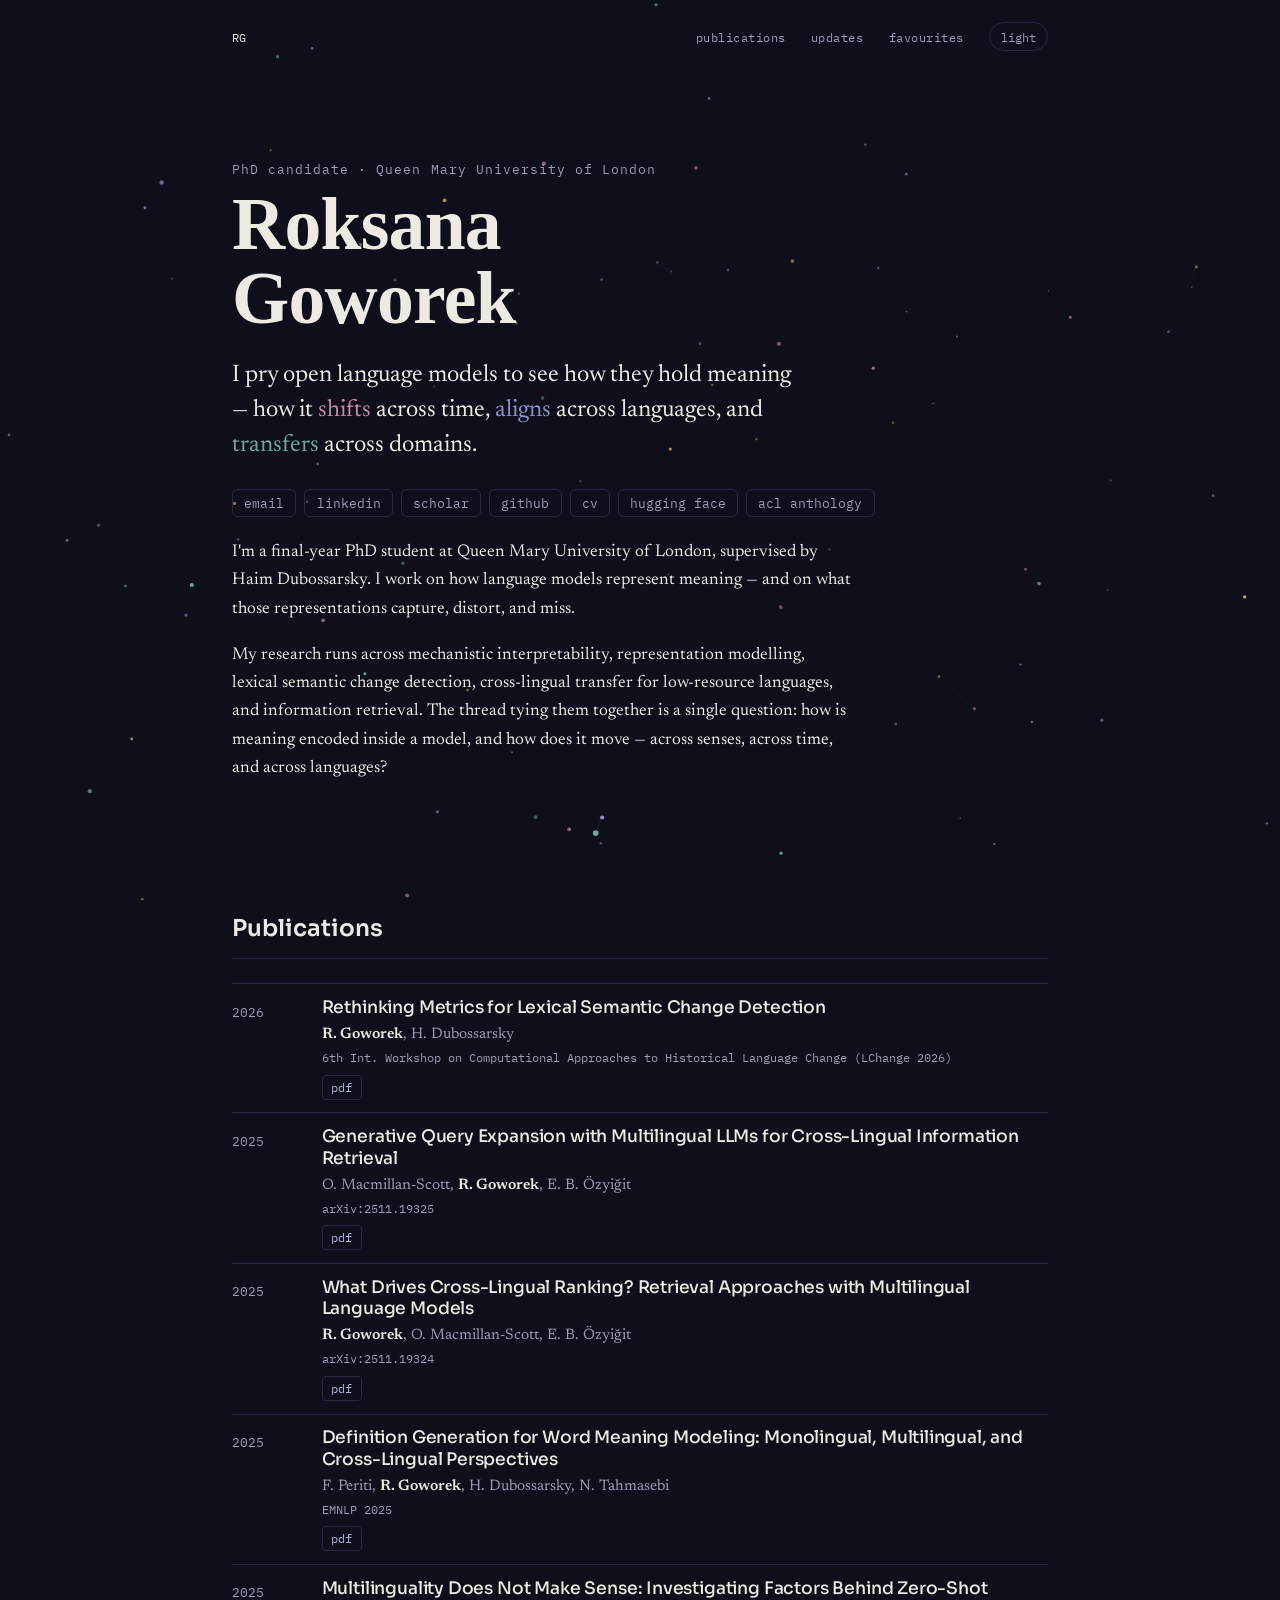
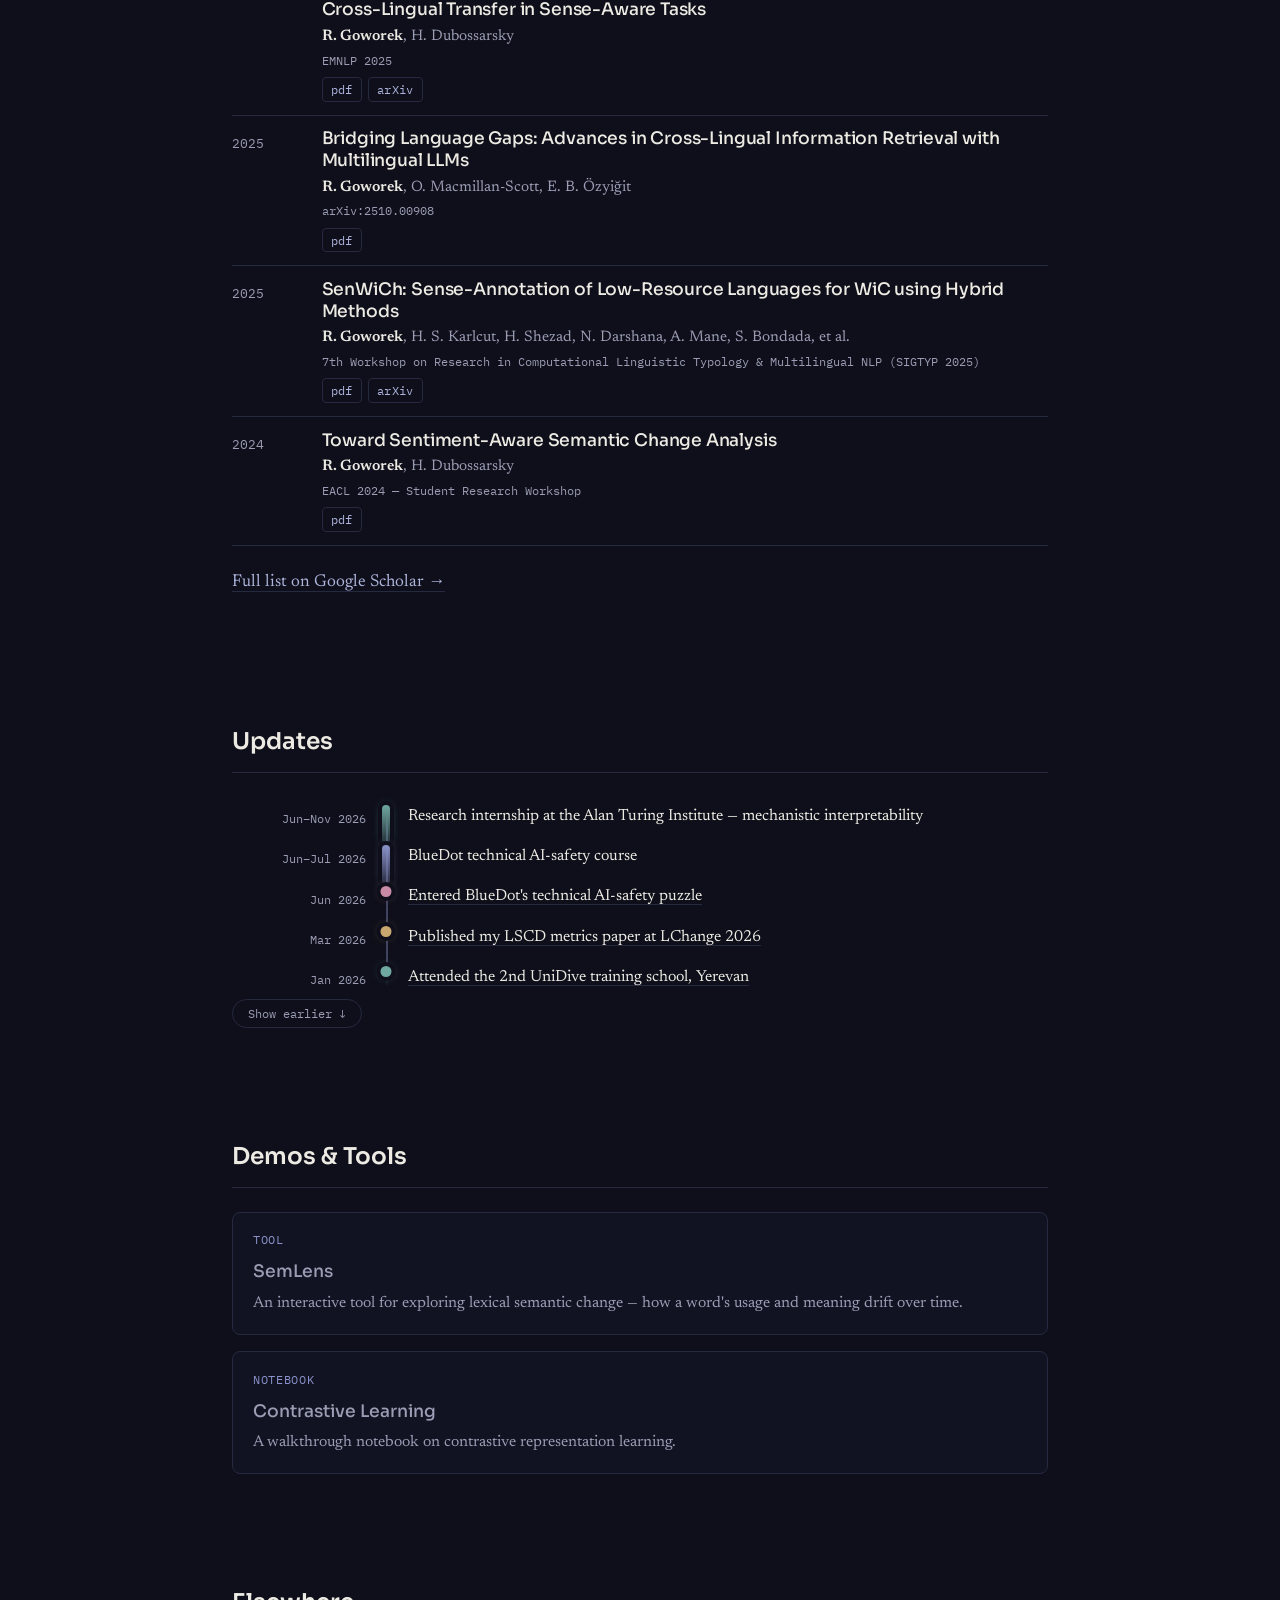
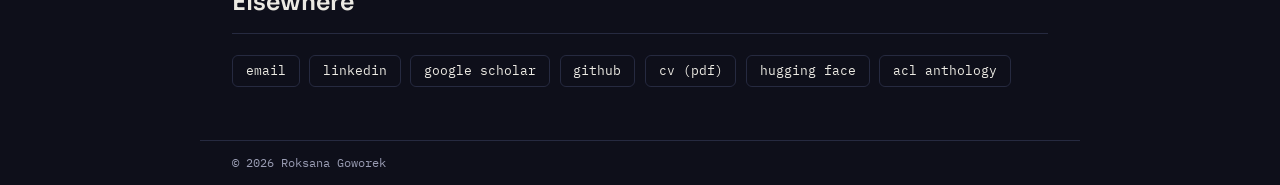
<file: index.html>
<!DOCTYPE html>
<html lang="en" data-theme="dark">
<head>
  <meta charset="utf-8" />
  <meta name="viewport" content="width=device-width, initial-scale=1" />
  <title>Roksana Goworek</title>
  <meta name="description" content="Roksana Goworek — PhD candidate at Queen Mary University of London. Language models as representations of meaning: interpretability, lexical semantic change, cross-lingual transfer, and information retrieval." />
  <meta property="og:title" content="Roksana Goworek" />
  <meta property="og:description" content="PhD candidate, Queen Mary University of London — meaning in language models." />
  <meta property="og:type" content="website" />

  <link rel="preconnect" href="https://fonts.googleapis.com" />
  <link rel="preconnect" href="https://fonts.gstatic.com" crossorigin />
  <link href="https://fonts.googleapis.com/css2?family=Sora:wght@400;500;600;700&family=Newsreader:ital,opsz,wght@0,6..72,400;0,6..72,500;1,6..72,400&family=IBM+Plex+Mono:wght@400;500&display=swap" rel="stylesheet" />
  <link rel="stylesheet" href="style.css" />
</head>
<body>
  <canvas id="field" aria-hidden="true"></canvas>

  <header class="topbar">
    <a class="home" href="#top">RG</a>
    <nav>
      <a href="#publications">publications</a>
      <a href="#updates">updates</a>
      <a href="favourites.html">favourites</a>
      <button id="theme-toggle" type="button" aria-label="Toggle colour theme">light</button>
    </nav>
  </header>

  <main class="wrap" id="top">

    <!-- ============ HERO ============ -->
    <section class="hero" aria-label="Introduction">
      <p class="eyebrow">PhD candidate · Queen Mary University of London</p>
      <h1>Roksana<br />Goworek</h1>
      <p class="tagline">
        I pry open language models to see how they hold meaning — how it
        <span class="s3">shifts</span> across time,
        <span class="s2">aligns</span> across languages, and
        <span class="s1">transfers</span> across domains.
      </p>

      <!-- profile links. Set the LinkedIn and Hugging Face handles. -->
      <ul class="hero-links">
        <li><a href="mailto:r.goworek@qmul.ac.uk">email</a></li>
        <li><a href="https://www.linkedin.com/in/your-handle" target="_blank" rel="noopener">linkedin</a></li>
        <li><a href="https://scholar.google.com.sg/citations?user=TEzAVQQAAAAJ&amp;hl=en" target="_blank" rel="noopener">scholar</a></li>
        <li><a href="https://github.com/roksanagow" target="_blank" rel="noopener">github</a></li>
        <li><a href="cv.pdf" target="_blank" rel="noopener">cv</a></li>
        <li><a href="https://huggingface.co/your-handle" target="_blank" rel="noopener">hugging face</a></li>
        <li><a href="https://aclanthology.org/people/r/roksana-goworek/" target="_blank" rel="noopener">acl anthology</a></li>
      </ul>
    </section>

    <!-- ============ INTRO (no heading) ============ -->
    <section id="about" class="reveal intro">
      <div class="prose">
        <p>
          I'm a final-year PhD student at Queen Mary University of London,
          supervised by Haim Dubossarsky. I work on how language models represent
          meaning — and on what those representations capture, distort, and miss.
        </p>
        <p>
          My research runs across mechanistic interpretability, representation
          modelling, lexical semantic change detection, cross-lingual transfer for
          low-resource languages, and information retrieval. The thread tying them
          together is a single question: how is meaning encoded inside a model, and
          how does it move — across senses, across time, and across languages?
        </p>
      </div>
    </section>

    <!-- ============ PUBLICATIONS ============ -->
    <section id="publications" class="reveal">
      <p class="sec-label">Publications</p>
      <ul class="pub-list">

        <li class="pub">
          <div class="yr">2026</div>
          <div>
            <p class="title"><a href="https://arxiv.org/abs/2602.15716" target="_blank" rel="noopener">Rethinking Metrics for Lexical Semantic Change Detection</a></p>
            <p class="authors"><span class="me">R. Goworek</span>, H. Dubossarsky</p>
            <p class="venue">6th Int. Workshop on Computational Approaches to Historical Language Change (LChange 2026)</p>
            <div class="chips"><a class="chip" href="https://arxiv.org/pdf/2602.15716" target="_blank" rel="noopener">pdf</a></div>
          </div>
        </li>

        <li class="pub">
          <div class="yr">2025</div>
          <div>
            <p class="title"><a href="https://arxiv.org/abs/2511.19325" target="_blank" rel="noopener">Generative Query Expansion with Multilingual LLMs for Cross-Lingual Information Retrieval</a></p>
            <p class="authors">O. Macmillan-Scott, <span class="me">R. Goworek</span>, E. B. Özyiğit</p>
            <p class="venue">arXiv:2511.19325</p>
            <div class="chips"><a class="chip" href="https://arxiv.org/pdf/2511.19325" target="_blank" rel="noopener">pdf</a></div>
          </div>
        </li>

        <li class="pub">
          <div class="yr">2025</div>
          <div>
            <p class="title"><a href="https://arxiv.org/abs/2511.19324" target="_blank" rel="noopener">What Drives Cross-Lingual Ranking? Retrieval Approaches with Multilingual Language Models</a></p>
            <p class="authors"><span class="me">R. Goworek</span>, O. Macmillan-Scott, E. B. Özyiğit</p>
            <p class="venue">arXiv:2511.19324</p>
            <div class="chips"><a class="chip" href="https://arxiv.org/pdf/2511.19324" target="_blank" rel="noopener">pdf</a></div>
          </div>
        </li>

        <li class="pub">
          <div class="yr">2025</div>
          <div>
            <p class="title"><a href="https://aclanthology.org/2025.emnlp-main.1321/" target="_blank" rel="noopener">Definition Generation for Word Meaning Modeling: Monolingual, Multilingual, and Cross-Lingual Perspectives</a></p>
            <p class="authors">F. Periti, <span class="me">R. Goworek</span>, H. Dubossarsky, N. Tahmasebi</p>
            <p class="venue">EMNLP 2025</p>
            <div class="chips"><a class="chip" href="https://aclanthology.org/2025.emnlp-main.1321.pdf" target="_blank" rel="noopener">pdf</a></div>
          </div>
        </li>

        <li class="pub">
          <div class="yr">2025</div>
          <div>
            <p class="title"><a href="https://aclanthology.org/2025.emnlp-main.1773/" target="_blank" rel="noopener">Multilinguality Does Not Make Sense: Investigating Factors Behind Zero-Shot Cross-Lingual Transfer in Sense-Aware Tasks</a></p>
            <p class="authors"><span class="me">R. Goworek</span>, H. Dubossarsky</p>
            <p class="venue">EMNLP 2025</p>
            <div class="chips">
              <a class="chip" href="https://aclanthology.org/2025.emnlp-main.1773.pdf" target="_blank" rel="noopener">pdf</a>
              <a class="chip" href="https://arxiv.org/abs/2505.24834" target="_blank" rel="noopener">arXiv</a>
            </div>
          </div>
        </li>

        <li class="pub">
          <div class="yr">2025</div>
          <div>
            <p class="title"><a href="https://arxiv.org/abs/2510.00908" target="_blank" rel="noopener">Bridging Language Gaps: Advances in Cross-Lingual Information Retrieval with Multilingual LLMs</a></p>
            <p class="authors"><span class="me">R. Goworek</span>, O. Macmillan-Scott, E. B. Özyiğit</p>
            <p class="venue">arXiv:2510.00908</p>
            <div class="chips"><a class="chip" href="https://arxiv.org/pdf/2510.00908" target="_blank" rel="noopener">pdf</a></div>
          </div>
        </li>

        <li class="pub">
          <div class="yr">2025</div>
          <div>
            <p class="title"><a href="https://aclanthology.org/2025.sigtyp-1.7/" target="_blank" rel="noopener">SenWiCh: Sense-Annotation of Low-Resource Languages for WiC using Hybrid Methods</a></p>
            <p class="authors"><span class="me">R. Goworek</span>, H. S. Karlcut, H. Shezad, N. Darshana, A. Mane, S. Bondada, et al.</p>
            <p class="venue">7th Workshop on Research in Computational Linguistic Typology &amp; Multilingual NLP (SIGTYP 2025)</p>
            <div class="chips">
              <a class="chip" href="https://aclanthology.org/2025.sigtyp-1.7.pdf" target="_blank" rel="noopener">pdf</a>
              <a class="chip" href="https://arxiv.org/abs/2505.23714" target="_blank" rel="noopener">arXiv</a>
            </div>
          </div>
        </li>

        <li class="pub">
          <div class="yr">2024</div>
          <div>
            <p class="title"><a href="https://aclanthology.org/2024.eacl-srw.28/" target="_blank" rel="noopener">Toward Sentiment-Aware Semantic Change Analysis</a></p>
            <p class="authors"><span class="me">R. Goworek</span>, H. Dubossarsky</p>
            <p class="venue">EACL 2024 — Student Research Workshop</p>
            <div class="chips"><a class="chip" href="https://aclanthology.org/2024.eacl-srw.28.pdf" target="_blank" rel="noopener">pdf</a></div>
          </div>
        </li>

      </ul>
      <p class="prose" style="margin-top:1.4rem;">
        <a href="https://scholar.google.com.sg/citations?user=TEzAVQQAAAAJ&amp;hl=en" target="_blank" rel="noopener">Full list on Google Scholar →</a>
      </p>
    </section>

    <!-- ============ UPDATES (neural timeline) ============ -->
    <!-- Newest first. First 5 show by default; the rest are .tl-extra,
         revealed by the button. Mark multi-month items with class "tl-span". -->
    <section id="updates" class="reveal">
      <p class="sec-label">Updates</p>
      <ol class="timeline-nn">

        <li class="tl-item tl-span">
          <span class="tl-date">Jun–Nov 2026</span><span class="tl-node"></span>
          <span class="tl-title">Research internship at the Alan Turing Institute — mechanistic interpretability</span>
        </li>
        <li class="tl-item tl-span">
          <span class="tl-date">Jun–Jul 2026</span><span class="tl-node"></span>
          <span class="tl-title">BlueDot technical AI-safety course</span>
        </li>
        <li class="tl-item">
          <span class="tl-date">Jun 2026</span><span class="tl-node"></span>
          <span class="tl-title"><a href="https://docs.google.com/document/d/1ZtQD5d6TaL8KKPE8HpyMeCcZSzG9rPw0ADbJCEmBe4A/edit" target="_blank" rel="noopener">Entered BlueDot's technical AI-safety puzzle</a></span>
        </li>
        <li class="tl-item">
          <span class="tl-date">Mar 2026</span><span class="tl-node"></span>
          <span class="tl-title"><a href="https://arxiv.org/abs/2602.15716" target="_blank" rel="noopener">Published my LSCD metrics paper at LChange 2026</a></span>
        </li>
        <li class="tl-item">
          <span class="tl-date">Jan 2026</span><span class="tl-node"></span>
          <span class="tl-title"><a href="https://unidive.lisn.upsaclay.fr/doku.php?id=meetings:other-events:2nd_unidive_training_school#courses_and_trainers" target="_blank" rel="noopener">Attended the 2nd UniDive training school, Yerevan</a></span>
        </li>

        <li class="tl-item tl-extra">
          <span class="tl-date">Nov 2025</span><span class="tl-node"></span>
          <span class="tl-title"><a href="https://aclanthology.org/2025.emnlp-main.1773/" target="_blank" rel="noopener">Presented at EMNLP 2025, Suzhou — a main-conference paper and a co-authored paper</a></span>
        </li>
        <li class="tl-item tl-span tl-extra">
          <span class="tl-date">Jun–Nov 2025</span><span class="tl-node"></span>
          <span class="tl-title">Research internship at the Alan Turing Institute — cross-lingual information retrieval</span>
        </li>
        <li class="tl-item tl-extra">
          <span class="tl-date">Sep 2025</span><span class="tl-node"></span>
          <span class="tl-title"><a href="https://www.changeiskey.org/event/2025-open-presentation-day/" target="_blank" rel="noopener">4th Change is Key! consortium, Uppsala &amp; Gothenburg</a></span>
        </li>
        <li class="tl-item tl-extra">
          <span class="tl-date">Aug 2025</span><span class="tl-node"></span>
          <span class="tl-title"><a href="https://aclanthology.org/2025.sigtyp-1.7/" target="_blank" rel="noopener">SenWiCh presented at the SIGTYP workshop, ACL 2025</a></span>
        </li>
        <li class="tl-item tl-extra">
          <span class="tl-date">Aug 2025</span><span class="tl-node"></span>
          <span class="tl-title"><a href="https://societaslinguistica.eu/sle2025/wp-content/uploads/sites/8/2025/07/Book-of-abstracts_Workshop-talks_1-13.pdf" target="_blank" rel="noopener">Work presented at Societas Linguistica Europaea (SLE 2025)</a></span>
        </li>
        <li class="tl-item tl-span tl-extra">
          <span class="tl-date">Sep 2023 – May 2025</span><span class="tl-node"></span>
          <span class="tl-title">Freelance AI software developer, Copylab</span>
        </li>
        <li class="tl-item tl-extra">
          <span class="tl-date">Sep 2024</span><span class="tl-node"></span>
          <span class="tl-title">3rd Change is Key! consortium, London</span>
        </li>
        <li class="tl-item tl-extra">
          <span class="tl-date">Jul 2024</span><span class="tl-node"></span>
          <span class="tl-title"><a href="https://colab.research.google.com/drive/1NSCdYExjLjSV15wvQ-msCyoShZKpkAeu?usp=sharing" target="_blank" rel="noopener">Designed &amp; led a session at the ESSLLI 2024 lexical semantic change workshop</a></span>
        </li>
        <li class="tl-item tl-extra">
          <span class="tl-date">Mar 2024</span><span class="tl-node"></span>
          <span class="tl-title"><a href="https://aclanthology.org/2024.eacl-srw.28/" target="_blank" rel="noopener">Presented my first paper at EACL 2024</a></span>
        </li>
        <li class="tl-item tl-extra">
          <span class="tl-date">Oct 2023</span><span class="tl-node"></span>
          <span class="tl-title"><a href="https://www.changeiskey.org/event/2023-cik/" target="_blank" rel="noopener">2nd Change is Key! consortium</a></span>
        </li>
        <li class="tl-item tl-extra">
          <span class="tl-date">Sep 2023</span><span class="tl-node"></span>
          <span class="tl-title">Started my PhD at Queen Mary University of London</span>
        </li>
        <li class="tl-item tl-span tl-extra">
          <span class="tl-date">Jun–Sep 2023</span><span class="tl-node"></span>
          <span class="tl-title">AI software developer internship, Copylab</span>
        </li>
        <li class="tl-item tl-extra">
          <span class="tl-date">Jul 2023</span><span class="tl-node"></span>
          <span class="tl-title">Graduated Edinburgh — First-Class BSc in Artificial Intelligence</span>
        </li>

      </ol>
      <button class="tl-more" type="button">Show earlier ↓</button>
    </section>

    <!-- ============ DEMOS & TOOLS ============ -->
    <section id="demos" class="reveal">
      <p class="sec-label">Demos &amp; Tools</p>
      <div class="cards">
        <a class="card" href="https://github.com/roksanagow/SemLens" target="_blank" rel="noopener">
          <p class="kind">tool</p>
          <p class="ctitle">SemLens</p>
          <p>An interactive tool for exploring lexical semantic change — how a word's usage and meaning drift over time.</p>
        </a>
        <a class="card" href="https://github.com/roksanagow/Contrastive-Learning/blob/main/contrastive_learning.ipynb" target="_blank" rel="noopener">
          <p class="kind">notebook</p>
          <p class="ctitle">Contrastive Learning</p>
          <p>A walkthrough notebook on contrastive representation learning.</p>
        </a>
      </div>
    </section>

    <!-- ============ ELSEWHERE ============ -->
    <section id="elsewhere" class="reveal">
      <p class="sec-label">Elsewhere</p>
      <ul class="links">
        <li><a href="mailto:r.goworek@qmul.ac.uk">email</a></li>
        <li><a href="https://www.linkedin.com/in/roksana-goworek-0b6072154" target="_blank" rel="noopener">linkedin</a></li>
        <li><a href="https://scholar.google.com.sg/citations?user=TEzAVQQAAAAJ&amp;hl=en" target="_blank" rel="noopener">google scholar</a></li>
        <li><a href="https://github.com/roksanagow" target="_blank" rel="noopener">github</a></li>
        <li><a href="cv.pdf" target="_blank" rel="noopener">cv (pdf)</a></li>
        <li><a href="https://huggingface.co/Roksana" target="_blank" rel="noopener">hugging face</a></li>
        <li><a href="https://aclanthology.org/people/r/roksana-goworek/" target="_blank" rel="noopener">acl anthology</a></li>
      </ul>
    </section>

  </main>

  <footer class="wrap">
    <p>© <span id="yr"></span> Roksana Goworek</p>
  </footer>

  <script>document.getElementById("yr").textContent = new Date().getFullYear();</script>
  <script src="main.js"></script>
</body>
</html>
</file>
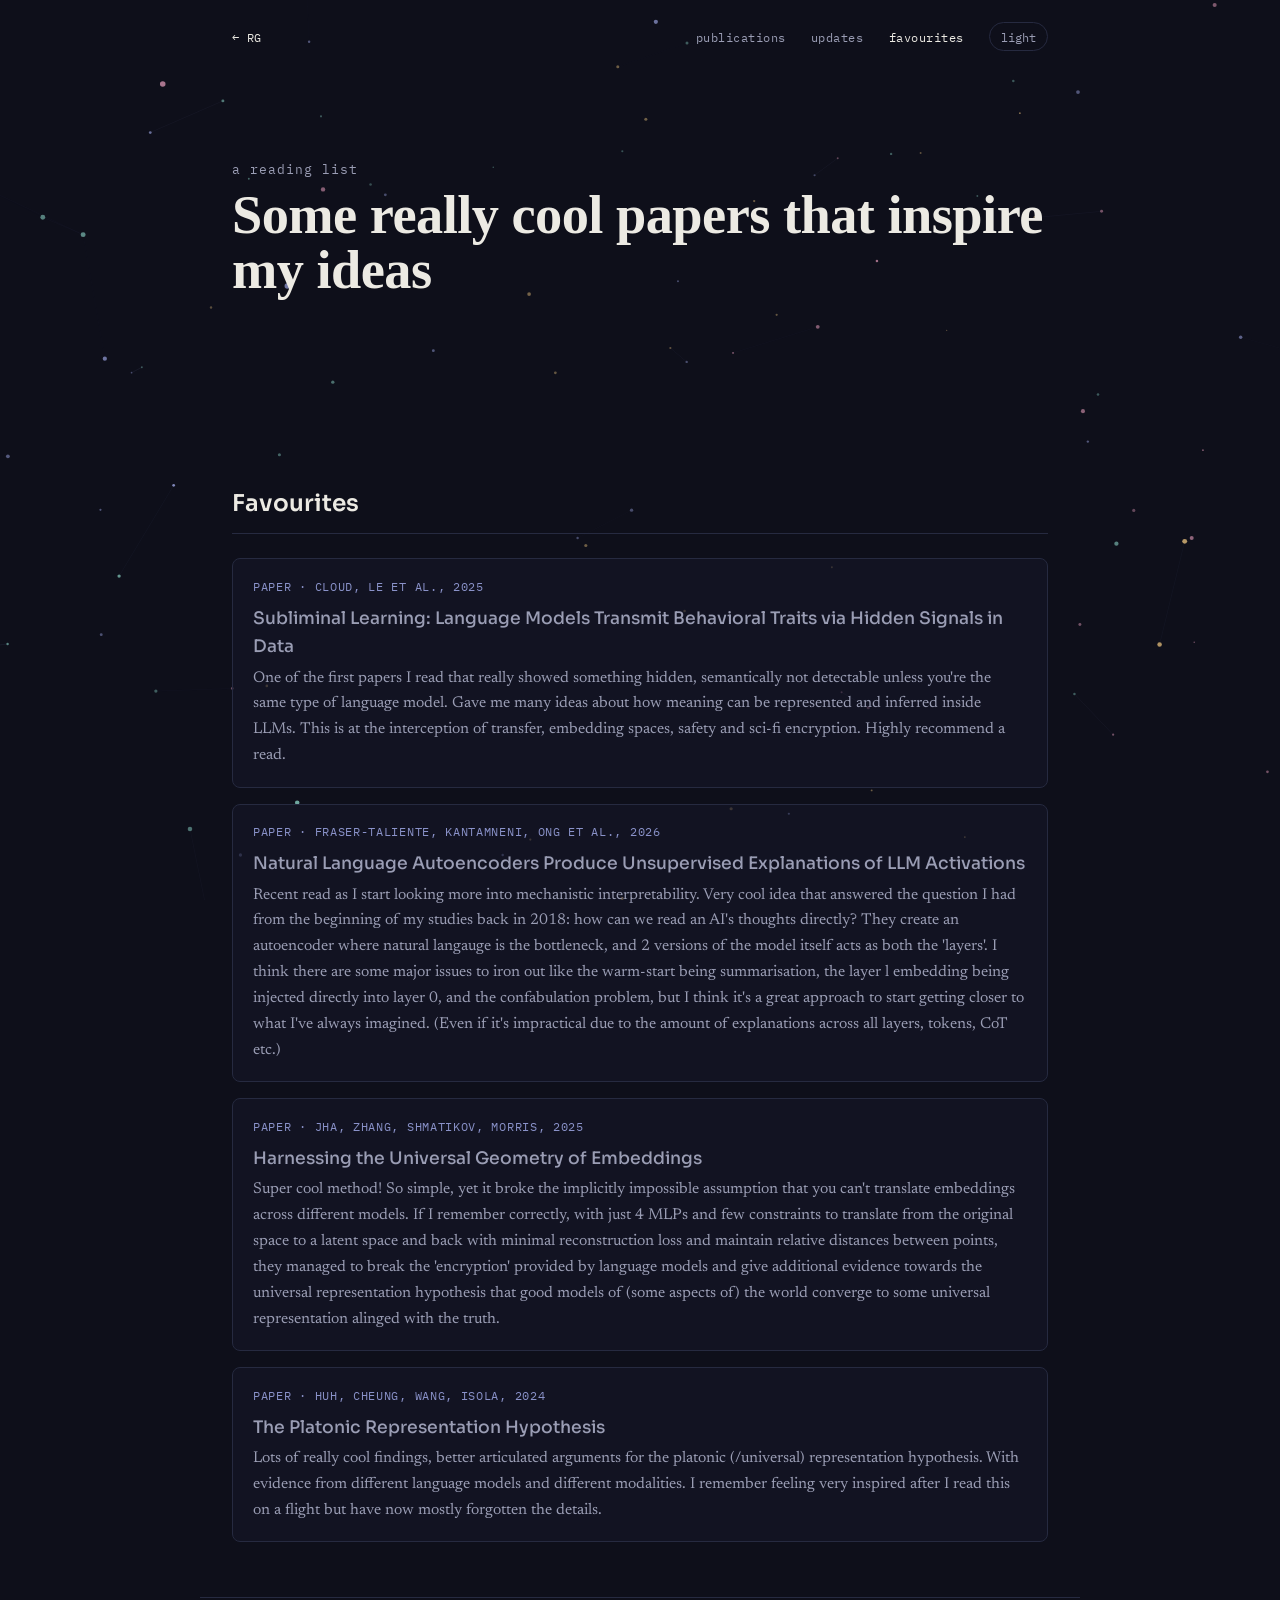
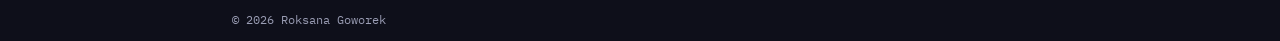
<file: favourites.html>
<!DOCTYPE html>
<html lang="en" data-theme="dark">
<head>
  <meta charset="utf-8" />
  <meta name="viewport" content="width=device-width, initial-scale=1" />
  <title>Favourites — Roksana Goworek</title>
  <meta name="description" content="Papers Roksana Goworek keeps coming back to, and why." />
  <link rel="preconnect" href="https://fonts.googleapis.com" />
  <link rel="preconnect" href="https://fonts.gstatic.com" crossorigin />
  <link href="https://fonts.googleapis.com/css2?family=Sora:wght@400;500;600;700&family=Newsreader:ital,opsz,wght@0,6..72,400;0,6..72,500;1,6..72,400&family=IBM+Plex+Mono:wght@400;500&display=swap" rel="stylesheet" />
  <link rel="stylesheet" href="style.css" />
</head>
<body>
  <canvas id="field" aria-hidden="true"></canvas>

  <header class="topbar">
    <a class="home" href="index.html">← RG</a>
    <nav>
      <a href="index.html#publications">publications</a>
      <a href="index.html#updates">updates</a>
      <a href="favourites.html" aria-current="page">favourites</a>
      <button id="theme-toggle" type="button" aria-label="Toggle colour theme">light</button>
    </nav>
  </header>

  <main class="wrap" id="top">
    <section class="hero" style="min-height:42vh;" aria-label="Favourites intro">
      <p class="eyebrow">a reading list</p>
      <h1 style="font-size:clamp(2.2rem,7vw,3.4rem);">Some really cool papers that inspire my ideas</h1>

    </section>

    <!-- To add a favourite: copy a <a class="card"> block. The whole card
         (title included) links to the paper. Write the blurb in your own voice. -->
    <section class="reveal">
      <p class="sec-label">Favourites</p>
      <div class="cards">

        <a class="card" href="https://arxiv.org/abs/2507.14805" target="_blank" rel="noopener">
          <p class="kind">paper · Cloud, Le et al., 2025</p>
          <p class="ctitle">Subliminal Learning: Language Models Transmit Behavioral Traits via Hidden Signals in Data</p>
          <p>One of the first papers I read that really showed something hidden, semantically not detectable unless you're the same type of language model. Gave me many ideas about how meaning can be represented and inferred inside LLMs. This is at the interception of transfer, embedding spaces, safety and sci-fi encryption. Highly recommend a read. </p>
        </a>

        <a class="card" href="https://transformer-circuits.pub/2026/nla/" target="_blank" rel="noopener">
          <p class="kind">paper · Fraser-Taliente, Kantamneni, Ong et al., 2026</p>
          <p class="ctitle">Natural Language Autoencoders Produce Unsupervised Explanations of LLM Activations</p>
          <p>Recent read as I start looking more into mechanistic interpretability. Very cool idea that answered the question I had from the beginning of my studies back in 2018: how can we read an AI's thoughts directly? They create an autoencoder where natural langauge is the bottleneck, and 2 versions of the model itself acts as both the 'layers'. I think there are some major issues to iron out like the warm-start being summarisation, the layer l embedding being injected directly into layer 0, and the confabulation problem, but I think it's a great approach to start getting closer to what I've always imagined. (Even if it's impractical due to the amount of explanations across all layers, tokens, CoT etc.) </p>
        </a>

        <a class="card" href="https://arxiv.org/abs/2505.12540" target="_blank" rel="noopener">
          <p class="kind">paper · Jha, Zhang, Shmatikov, Morris, 2025</p>
          <p class="ctitle">Harnessing the Universal Geometry of Embeddings</p>
          <p>Super cool method! So simple, yet it broke the implicitly impossible assumption that you can't translate embeddings across different models. If I remember correctly, with just 4 MLPs and few constraints to translate from the original space to a latent space and back with minimal reconstruction loss and maintain relative distances between points, they managed to break the 'encryption' provided by language models and give additional evidence towards the universal representation hypothesis that good models of (some aspects of) the world converge to some universal representation alinged with the truth.</p>
        </a>

        <a class="card" href="https://arxiv.org/abs/2405.07987" target="_blank" rel="noopener">
          <p class="kind">paper · Huh, Cheung, Wang, Isola, 2024</p>
          <p class="ctitle">The Platonic Representation Hypothesis</p>
          <p>Lots of really cool findings, better articulated arguments for the platonic (/universal) representation hypothesis. With evidence from different language models and different modalities. I remember feeling very inspired after I read this on a flight but have now mostly forgotten the details.</p>
        </a>

      </div>
    </section>
  </main>

  <footer class="wrap">
    <p>© <span id="yr"></span> Roksana Goworek</p>
  </footer>

  <script>document.getElementById("yr").textContent = new Date().getFullYear();</script>
  <script src="main.js"></script>
</body>
</html>
</file>
<file: style.css>
/* ============================================================
   Roksana Goworek — personal site
   Palette: deep ink-indigo, muted multi-hue "sense" accents.
   Type: Space Grotesk (display) / Newsreader (body) / IBM Plex Mono (utility)
   ============================================================ */

:root {
  --bg:        #0E0F1A;
  --surface:   #16182A;
  --text:      #ECEAE3;
  --muted:     #9A9DB4;
  --line:      #262A40;
  --accent:    #8A92C9;   /* periwinkle */
  --accent-ink:#AEB4DC;

  /* "sense" hues — used in the canvas and sparingly in type */
  --s-teal:    #6FA8A0;
  --s-peri:    #8A92C9;
  --s-rose:    #C98AA6;
  --s-amber:   #C9A86F;

  --maxw: 880px;
  --pad: clamp(1.1rem, 4vw, 2rem);

  --f-display: "Sora", system-ui, sans-serif;
  --f-body:    "Newsreader", Georgia, serif;
  --f-mono:    "IBM Plex Mono", ui-monospace, monospace;
}

[data-theme="light"] {
  --bg:        #EEF0F6;
  --surface:   #FFFFFF;
  --text:      #1B1D2A;
  --muted:     #565A77;
  --line:      #D5D9E6;
  --accent:    #5760A8;
  --accent-ink:#434C8F;
  --s-teal:    #3E7A72;
  --s-peri:    #5760A8;
  --s-rose:    #A85C7E;
  --s-amber:   #9A7A3C;
}

* { box-sizing: border-box; }

html { background: var(--bg); scroll-behavior: smooth; }

body {
  margin: 0;
  color: var(--text);
  background: transparent;
  font-family: var(--f-body);
  font-size: 1.075rem;
  line-height: 1.65;
  -webkit-font-smoothing: antialiased;
  text-rendering: optimizeLegibility;
}

/* the drifting embedding field, behind everything */
#field {
  position: fixed;
  inset: 0;
  z-index: 0;
  pointer-events: none;     /* never blocks a real click */
}

.wrap {
  position: relative;
  z-index: 1;
  max-width: var(--maxw);
  margin: 0 auto;
  padding: 0 var(--pad);
}

/* ---------- top bar ---------- */
.topbar {
  position: relative;
  z-index: 2;
  display: flex;
  justify-content: space-between;
  align-items: center;
  max-width: var(--maxw);
  margin: 0 auto;
  padding: 1.4rem var(--pad) 0;
  font-family: var(--f-mono);
  font-size: 0.78rem;
  letter-spacing: 0.04em;
}
.topbar nav a {
  color: var(--muted);
  text-decoration: none;
  margin-left: 1.1rem;
}
.topbar nav a:hover { color: var(--text); }
.topbar nav a[aria-current="page"] { color: var(--text); }
.topbar .home { color: var(--text); text-decoration: none; }

#theme-toggle {
  font: inherit;
  color: var(--muted);
  background: none;
  border: 1px solid var(--line);
  border-radius: 999px;
  padding: 0.2rem 0.7rem;
  cursor: pointer;
  margin-left: 1.1rem;
}
#theme-toggle:hover { color: var(--text); border-color: var(--muted); }

/* ---------- hero ---------- */
.hero {
  display: flex;
  flex-direction: column;
  justify-content: flex-start;
  padding-top: clamp(2.5rem, 12vh, 7rem);
  padding-bottom: 0.5rem;
}
.eyebrow {
  font-family: var(--f-mono);
  font-size: 0.8rem;
  letter-spacing: 0.08em;
  color: var(--muted);
  margin: 0 0 0.5rem;
}
.hero h1 {
  font-family: "Times New Roman", Times, serif;
  font-weight: 700;
  font-size: clamp(2.7rem, 9vw, 4.6rem);
  line-height: 1.0;
  letter-spacing: -0.01em;
  margin: 0;
}
.hero .tagline {
  font-family: var(--f-body);
  font-style: normal;
  font-size: clamp(1.15rem, 2.8vw, 1.5rem);
  line-height: 1.45;
  color: var(--text);
  margin: 1.4rem 0 0;
  max-width: 44ch;
}
/* one phrase, several senses */
.tagline .s1 { color: var(--s-teal); font-style: normal; }
.tagline .s2 { color: var(--s-peri); font-style: normal; }
.tagline .s3 { color: var(--s-rose); font-style: normal; }

/* hero profile links row */
.hero-links {
  display: flex;
  flex-wrap: wrap;
  gap: 0.5rem;
  margin: 1.7rem 0 0;
  padding: 0;
  list-style: none;
}
.hero-links a {
  font-family: var(--f-mono);
  font-size: 0.8rem;
  color: var(--muted);
  text-decoration: none;
  border: 1px solid var(--line);
  border-radius: 6px;
  padding: 0.3rem 0.7rem;
}
.hero-links a:hover { color: var(--accent-ink); border-color: var(--accent); }

/* ---------- sections ---------- */
section { padding: 3.4rem 0; }
.intro { padding-top: 0.75rem; }
.sec-label {
  font-family: var(--f-display);
  font-size: 1.45rem;
  font-weight: 600;
  letter-spacing: 0;
  text-transform: none;
  color: var(--text);
  margin: 0 0 1.5rem;
  padding-bottom: 0.7rem;
  border-bottom: 1px solid var(--line);
}
section h2 {
  font-family: var(--f-display);
  font-weight: 500;
  font-size: 1.05rem;   /* the mono label does the heavy lifting; h2 stays quiet */
  margin: 0;
}
.prose p { margin: 0 0 1.1rem; max-width: 62ch; }
.prose a { color: var(--accent-ink); text-decoration: none; border-bottom: 1px solid var(--line); }
.prose a:hover { border-color: var(--accent-ink); }

/* ---------- publications ---------- */
.pub-list { list-style: none; margin: 0; padding: 0; }
.pub {
  display: grid;
  grid-template-columns: 4.2rem 1fr;
  gap: 0 1.4rem;
  padding: 0.8rem 0;
  border-top: 1px solid var(--line);
}
.pub:last-child { border-bottom: 1px solid var(--line); }
.pub .yr {
  font-family: var(--f-mono);
  font-size: 0.82rem;
  color: var(--muted);
  padding-top: 0.28rem;
}
.pub .title {
  font-family: var(--f-display);
  font-weight: 500;
  font-size: 1.08rem;
  line-height: 1.25;
  letter-spacing: -0.01em;
  margin: 0 0 0.2rem;
}
.pub .title a { color: inherit; text-decoration: none; }
.pub .title a:hover { color: var(--accent-ink); }
.pub .authors {
  font-family: var(--f-body);
  font-size: 0.95rem;
  color: var(--muted);
  margin: 0 0 0.08rem;
}
.pub .authors .me { color: var(--text); font-weight: 600; }
.pub .venue {
  font-family: var(--f-mono);
  font-size: 0.76rem;
  color: var(--muted);
  margin: 0 0 0.4rem;
}
.chips { display: flex; flex-wrap: wrap; gap: 0.4rem; }
.chip {
  font-family: var(--f-mono);
  font-size: 0.72rem;
  letter-spacing: 0.03em;
  color: var(--accent-ink);
  text-decoration: none;
  border: 1px solid var(--line);
  border-radius: 4px;
  padding: 0.12rem 0.5rem;
}
.chip:hover { border-color: var(--accent-ink); background: var(--surface); }
.chip.todo { color: var(--muted); }

/* ---------- updates timeline ---------- */
.timeline { list-style: none; margin: 0; padding: 0; }
.timeline li {
  display: grid;
  grid-template-columns: 4.2rem 1fr;
  gap: 0 1.4rem;
  padding: 0.7rem 0;
}
.timeline .date {
  font-family: var(--f-mono);
  font-size: 0.8rem;
  color: var(--accent);
}
.timeline .what { color: var(--text); }

/* ---------- updates: neural timeline ---------- */
.timeline-nn {
  --axis: 9.6rem;          /* x-position of the vertical line */
  --date-w: 8.4rem;
  position: relative;
  list-style: none;
  margin: 0;
  padding: 0;
}
.timeline-nn::before {     /* the axon running down the left */
  content: "";
  position: absolute;
  left: var(--axis);
  top: 0.7rem;
  bottom: 0.7rem;
  width: 2px;
  background: linear-gradient(to bottom, transparent, var(--accent) 12%, var(--accent) 88%, transparent);
  opacity: 0.4;
}
.tl-item {
  position: relative;
  display: grid;
  grid-template-columns: var(--date-w) 1fr;
  column-gap: 2.6rem;
  padding: 0.55rem 0;
  align-items: start;
}
.tl-date {
  font-family: var(--f-mono);
  font-size: 0.74rem;
  color: var(--muted);
  text-align: right;
  padding-top: 0.2rem;
  white-space: nowrap;
}
.tl-title {
  font-family: var(--f-body);
  font-size: 1.0rem;
  line-height: 1.35;
  color: var(--text);
}
.tl-title a { color: inherit; text-decoration: none; border-bottom: 1px solid var(--line); }
.tl-title a:hover { color: var(--accent-ink); border-color: var(--accent-ink); }

/* the neuron sitting on the axis */
.tl-node {
  --nh: var(--s-peri);
  position: absolute;
  left: var(--axis);
  top: 0.5rem;
  transform: translateX(-50%);
  width: 11px;
  height: 11px;
  border-radius: 50%;
  background: var(--nh);
  box-shadow: 0 0 0 4px var(--bg), 0 0 10px color-mix(in srgb, var(--nh) 55%, transparent);
  z-index: 1;
  transition: transform 0.15s ease;
}
.tl-item:hover .tl-node { transform: translateX(-50%) scale(1.25); }

/* hue cycle, echoing the hero field */
.tl-item:nth-child(4n+1) .tl-node { --nh: var(--s-teal); }
.tl-item:nth-child(4n+2) .tl-node { --nh: var(--s-peri); }
.tl-item:nth-child(4n+3) .tl-node { --nh: var(--s-rose); }
.tl-item:nth-child(4n)   .tl-node { --nh: var(--s-amber); }

/* multi-month items: the neuron becomes a capsule spanning downward */
.tl-span .tl-node {
  height: 2.4rem;
  width: 8px;
  border-radius: 6px;
  background: linear-gradient(to bottom, var(--nh), color-mix(in srgb, var(--nh) 22%, transparent));
}
.tl-item.tl-span:hover .tl-node { transform: translateX(-50%) scaleX(1.25); }

.tl-more {
  margin: 1.3rem 0 0 calc(var(--date-w) + 2.6rem);
  font-family: var(--f-mono);
  font-size: 0.78rem;
  color: var(--muted);
  background: none;
  border: 1px solid var(--line);
  border-radius: 999px;
  padding: 0.35rem 0.95rem;
  cursor: pointer;
}
.tl-more:hover { color: var(--text); border-color: var(--muted); }
.timeline-nn:not(.expanded) .tl-extra { display: none; }

@media (max-width: 560px) {
  .timeline-nn { --axis: 5.4rem; --date-w: 4.5rem; }
  .tl-item { column-gap: 1.4rem; }
  .tl-date { white-space: normal; font-size: 0.7rem; }
}

/* ---------- cards (demos / talks / favourites) ---------- */
.cards { display: grid; gap: 1rem; }
.card {
  display: block;
  text-decoration: none;
  color: inherit;
  border: 1px solid var(--line);
  border-radius: 8px;
  padding: 1.1rem 1.25rem;
  background: color-mix(in srgb, var(--surface) 55%, transparent);
  transition: border-color 0.18s ease, transform 0.18s ease;
}
a.card:hover { border-color: var(--accent); transform: translateY(-2px); }
.card .ctitle {
  font-family: var(--f-display);
  font-weight: 500;
  font-size: 1.08rem;
  margin: 0 0 0.3rem;
}
.card .kind {
  font-family: var(--f-mono);
  font-size: 0.72rem;
  letter-spacing: 0.06em;
  text-transform: uppercase;
  color: var(--accent);
  margin: 0 0 0.5rem;
}
.card p { margin: 0; color: var(--muted); font-size: 0.98rem; }

/* ---------- elsewhere / contact ---------- */
.links { display: flex; flex-wrap: wrap; gap: 0.6rem 0.6rem; margin: 0; padding: 0; list-style: none; }
.links a {
  font-family: var(--f-mono);
  font-size: 0.82rem;
  color: var(--text);
  text-decoration: none;
  border: 1px solid var(--line);
  border-radius: 6px;
  padding: 0.4rem 0.8rem;
}
.links a:hover { border-color: var(--accent); color: var(--accent-ink); }

footer {
  border-top: 1px solid var(--line);
  margin-top: 2rem;
  padding: 2rem 0 3rem;
  font-family: var(--f-mono);
  font-size: 0.75rem;
  color: var(--muted);
}

/* ---------- reveal-on-scroll ---------- */
.reveal { opacity: 0; transform: translateY(14px); transition: opacity 0.6s ease, transform 0.6s ease; }
.reveal.in { opacity: 1; transform: none; }

/* ---------- responsive ---------- */
@media (max-width: 560px) {
  .pub, .timeline li { grid-template-columns: 1fr; gap: 0.2rem; }
  .pub .yr { padding-top: 0; }
}

/* ---------- accessibility ---------- */
a:focus-visible, button:focus-visible, .chip:focus-visible {
  outline: 2px solid var(--accent);
  outline-offset: 2px;
  border-radius: 3px;
}

@media (prefers-reduced-motion: reduce) {
  html { scroll-behavior: auto; }
  .reveal { opacity: 1; transform: none; transition: none; }
}
</file>
